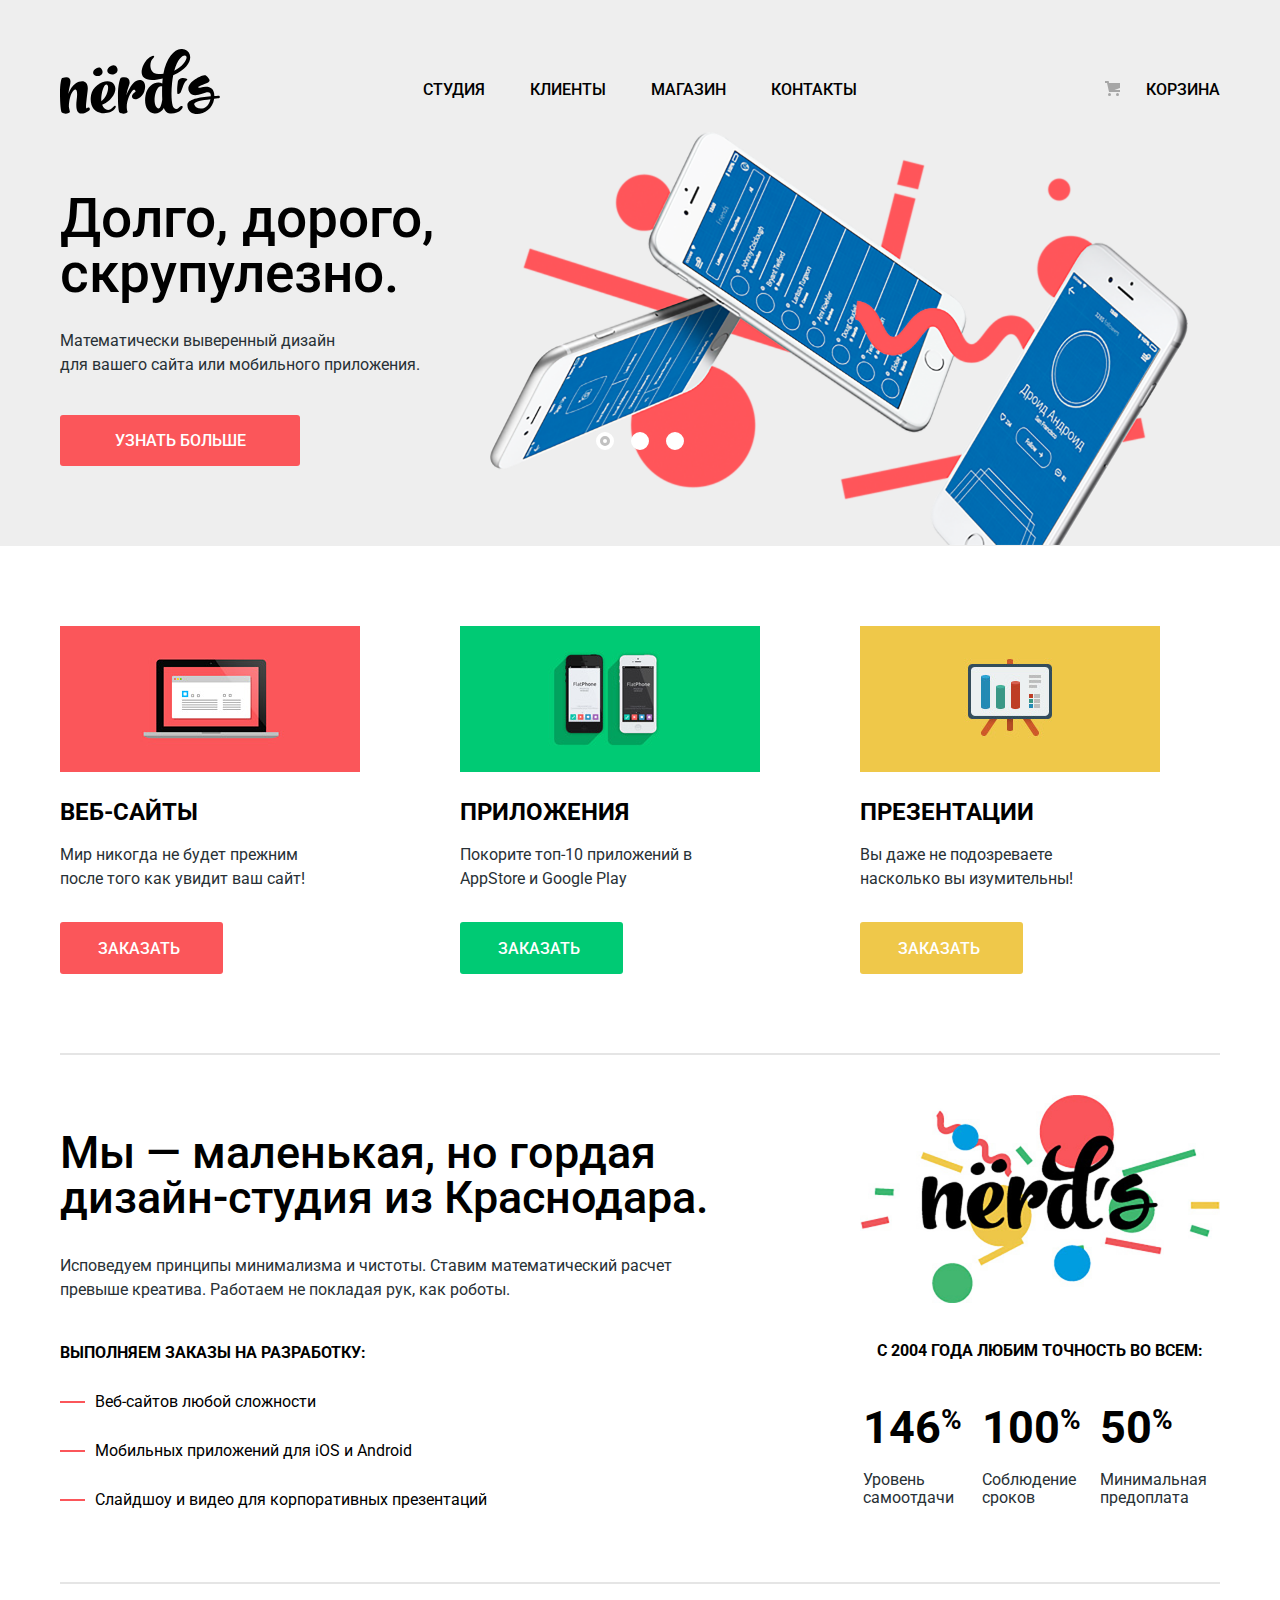
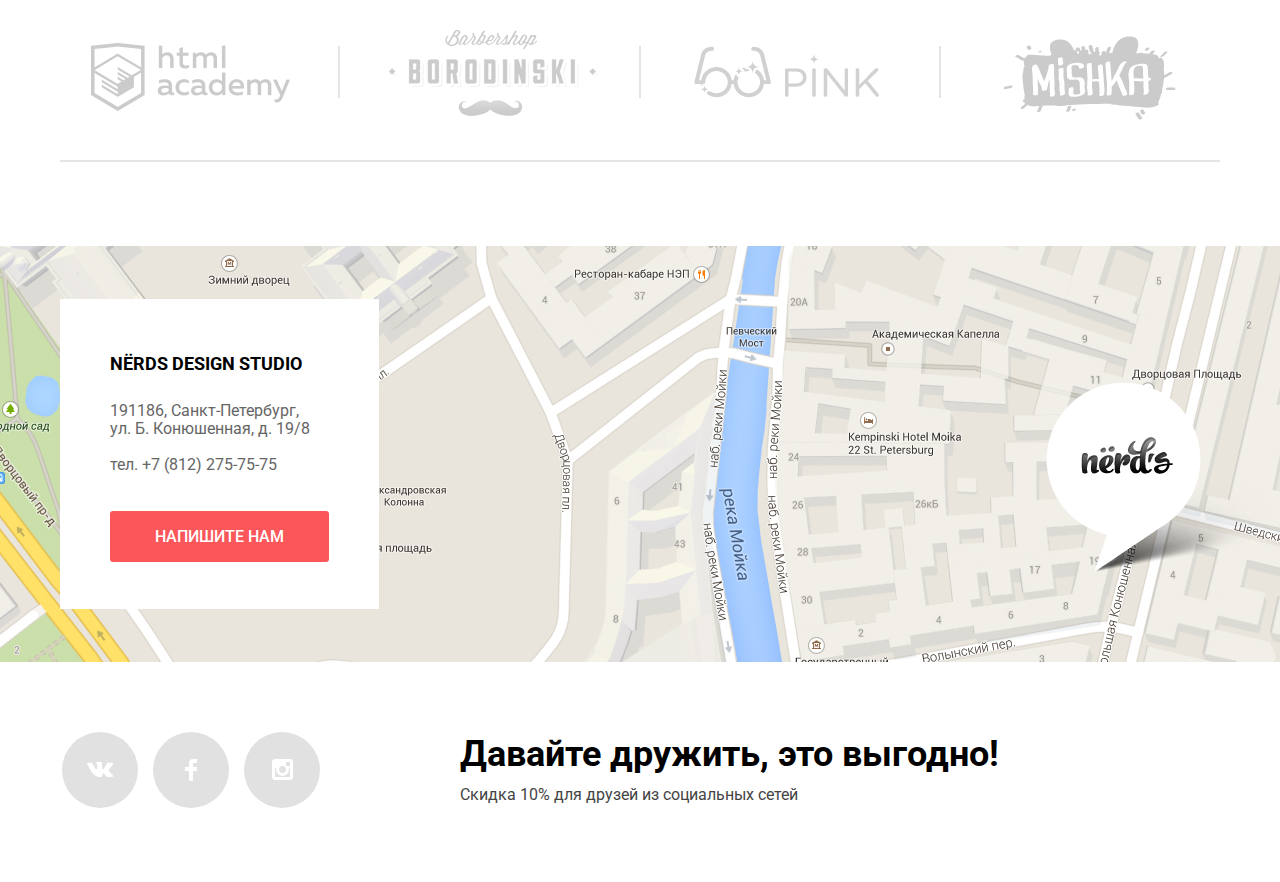
<file: index.html>
<!DOCTYPE html>
<html lang="ru">
  <head>
    <meta charset="utf-8">
    <link rel="stylesheet" href="css/normalize_minimized.css">
    <link rel="stylesheet" href="css/styles_minimized.css">
    <link href="https://fonts.googleapis.com/css?family=Roboto:400,500,700&display=swap&subset=cyrillic" rel="stylesheet">
    <title>HTML Academy: Нёрдс</title>
  </head>

  <body>
    <header class="main-header">
      <div class="container">
        <nav class="main-navigation">        
          <a class="main-logo">
            <img class="logo" src="img/nerds-logo.svg" width="160" height="65" alt="Логотип Нердс">
          </a>
          <ul class="links">
            <li><a class="links-item" href="#">Студия</a></li>
            <li><a class="links-item" href="#">Клиенты</a></li>
            <li><a class="links-item" href="catalog.html">Магазин</a></li>
            <li><a class="links-item" href="#">Контакты</a></li>
          </ul>
          <a class="links-item cart" href="#">Корзина </a>
        </nav>
      </div>
    </header>
    <main>
      <input class="visually-hidden" type="radio" id="product-1" name="toggle" checked>
      <input class="visually-hidden" type="radio" id="product-2" name="toggle">
      <input class="visually-hidden" type="radio" id="product-3" name="toggle">

      <div class="slider-background">
        <div class="container">
          <section class="slider-section">
            <div class="slider-controls">
              <label for="product-1">Первый</label>
              <label for="product-2">Второй</label>
              <label for="product-3">Третий</label>
            </div>
            
            <div class="slide" id="slide1">
              <div class="slider-box phone-slider">
                <div class="slider-description">
                  <h3 class="slider-title phone-title">Долго, дорого, скрупулезно.</h3>
                  <p class="slider-text phone">Математически выверенный дизайн<br> 
                  для вашего сайта или мобильного приложения.</p>
                  <a class="main-button" href="#">Узнать больше</a>
                </div>                
              </div>
            </div>
            
            <div class="slide" id="slide2">
              <div class="slider-box pc-slider">
                <div class="slider-description">
                  <h3 class="slider-title pc-title">Любим математику как никто другой</h3>
                  <p class="slider-text pc">Никакого креатива, только математические формулы для расчета идеальных пропорций.</p>
                  <a class="main-button" href="#">Узнать больше</a>
                </div>
              </div>
            </div>
            
            <div class="slide" id="slide3">
              <div class="slider-box gadget-slider">
                <div class="slider-description">
                  <h3 class="slider-title gadget-title">Только ночь, только хардкор</h3>
                  <p class="slider-text gadget">Работать днем, как все? Мы против этого.<br> Ближе к полуночи работа только начинается.</p>
                  <a class="main-button" href="#">Узнать больше</a>
                </div>
              </div>
            </div>
            
          </section>
        </div>
      </div>

      <h1 class="visually-hidden">Студия Нердс</h1>
      <section class="container">          
      <h2 class="visually-hidden">Товары</h2>        
        <ul class="goods">
          <li class="web-sites">
            <img class="goods-image" src="img/advantage-picture-red.png" width="300" height="146" alt="Картинка с ноутбуком">
            <h3 class="goods-title">Веб-сайты</h3>
            <p class="goods-text">Мир никогда не будет прежним после того как увидит ваш сайт!</p>
            <a class="main-button" href="#">Заказать</a>
          </li>
          <li class="app">
            <img class="goods-image" src="img/advantage-picture-green.png" width="300" height="146" alt="Картинка с телефонами">
            <h3 class="goods-title">Приложения</h3>
            <p class="goods-text">Покорите топ-10 приложений в AppStore и Google Play</p>
            <a class="main-button" href="#">Заказать</a>
          </li>
          <li class="presentation">
            <img class="goods-image" src="img/advantage-picture-yellow.png" width="300" height="146" alt="Картинка с флипчартом">
            <h3 class="goods-title">Презентации</h3>
            <p class="goods-text">Вы даже не подозреваете насколько вы изумительны!</p>
            <a class="main-button" href="#">Заказать</a>
          </li>
        </ul>        
      </section>

      <section class="container">
        <div class="about">
          <div class="about-text">
            <h3>Мы — маленькая, но гордая
            дизайн-студия из Краснодара. </h3>
            <p>Исповедуем принципы минимализма и чистоты. Ставим математический расчет
            превыше креатива. Работаем не покладая рук, как роботы.</p>
            <h4>Выполняем заказы на разработку:</h4>
            <ul class="order">              
              <li>Веб-сайтов любой сложности</li>
              <li>Мобильных приложений для iOS и Android</li>             
              <li>Слайдшоу и видео для корпоративных презентаций</li>
            </ul>
          </div>

          <div class="about-numbers">
            <img src="img/nerds-picture.jpg" width="360" height="208" alt="Картинка Нердс">
            <p>с 2004 года Любим точность во всем:</p>
            <table>
              <tr class="table-values">
                <td>146<sup class="percent">%</sup></td>
                <td>100<sup class="percent">%</sup></td>
                <td>50<sup class="percent">%</sup></td>
              </tr>
              <tr class="table-features">
                <td>Уровень самоотдачи</td>
                <td>Соблюдение сроков</td>
                <td>Минимальная предоплата</td>
              </tr>
            </table>
          </div>
        </div>        
      </section>

      <section class="partners container">
        <h2 class="visually-hidden">Партнеры</h2>
        <ul class="partners-links">
          <li class="partner-html-academy">
            <a href="https://htmlacademy.ru/intensive/htmlcss" >
              <img src="img/htmlacademy-logo.png" width="199" height="68" alt="Логотип Академии HTML">
            </a>
          </li>
          <li class="partner-borodinski">
            <a href="#">
              <img src="img/borodinski-logo.png" width="209" height="90" alt="Логотип Бородинский">
            </a>
          </li>
          <li class="partners-pink">
            <a href="#">
              <img src="img/pink-logo.png" width="185" height="52" alt="Логотип Pink">
            </a>
          </li>
          <li class="partners-mishka">
            <a href="#">
              <img src="img/mishka-logo.png" width="173" height="84" alt="Логотип Мишка">
            </a>
          </li>
        </ul>
      </section>
      
      <section class="map-section">
        <iframe src="https://www.google.com/maps/embed?pb=!1m18!1m12!1m3!1d1998.6037872533238!2d30.320858715614293!3d59.938716481876206!2m3!1f0!2f0!3f0!3m2!1i1024!2i768!4f13.1!3m3!1m2!1s0x4696310fca145cc1%3A0x42b32648d8238007!2z0JHQvtC70YzRiNCw0Y8g0JrQvtC90Y7RiNC10L3QvdCw0Y8g0YPQuy4sIDE5LzgsINCh0LDQvdC60YIt0J_QtdGC0LXRgNCx0YPRgNCzLCDQoNC-0YHRgdC40Y8sIDE5MTE4Ng!5e0!3m2!1sru!2s!4v1584948991190!5m2!1sru!2s" width="600" height="450" allowfullscreen="" aria-hidden="false" tabindex="0"></iframe> 
        <div class="container">
          <div class="map-textbox">
            <h3>Nёrds design studio</h3>
            <p>191186, Санкт-Петербург, 
                ул. Б. Конюшенная, д. 19/8</p>
            <a href="tel:+78122757575" >тел. +7 (812) 275-75-75</a>
            <a class="main-button login-link" href="#">Напишите нам</a>
          </div>
        </div>
      </section>
      
    </main>
    <footer class="footer">
      <div class="container"> 
        <div class="footer-container">  
          <ul class="social-button">
            <li>
              <a href="#" aria-label="Вконтакте">
                <img src="img/vk-icon.svg" width="26" height="15" alt="Vkontake">
              </a>
            </li>
            <li>
              <a href="#" aria-label="Фейсбук">
                <img src="img/fb-icon.svg" width="12" height="22" alt="Facebook">
              </a>
            </li>
            <li>
              <a href="#" aria-label="Инстаграм">
                <img src="img/insta-icon.svg" width="21" height="21" alt="Instagram">
              </a>
            </li>
          </ul>
          <div class="footer-text">
            <h2>Давайте дружить, это выгодно!</h2>
            <p>Скидка 10% для друзей из социальных сетей</p>
          </div>
        </div>        
      </div>
    </footer>
    <div class="popup">
      <div class="popup-top">
        <p>Напишите нам</p>
        <button type="button" aria-label="Закрыть окно" class="close-cross-button"></button>
      </div>
      <form class="popup-form" method="post">
        <div>
          <label for="user-name">Ваше имя:</label>
          <input class="popup-field name" id="user-name" type="text" name="name" placeholder="Имя Фамилия" required>
        </div>
        <div>
          <label for="user-email">Ваш e-mail:</label>
          <input class="popup-field email" id="user-email" type="email" name="email" placeholder="email@example.com" required>
        </div>
        <div>
          <label for="user-text">Текст письма:</label>
          <textarea class="popup-field text" name="comment" id="user-text" rows="5" placeholder="В свободной форме" required></textarea>
        </div>
        <button type="submit" class="main-button">Отправить</button>
      </form>      
    </div>
    <script src="js/script_min.js"></script>
  </body>
</html>
</file>
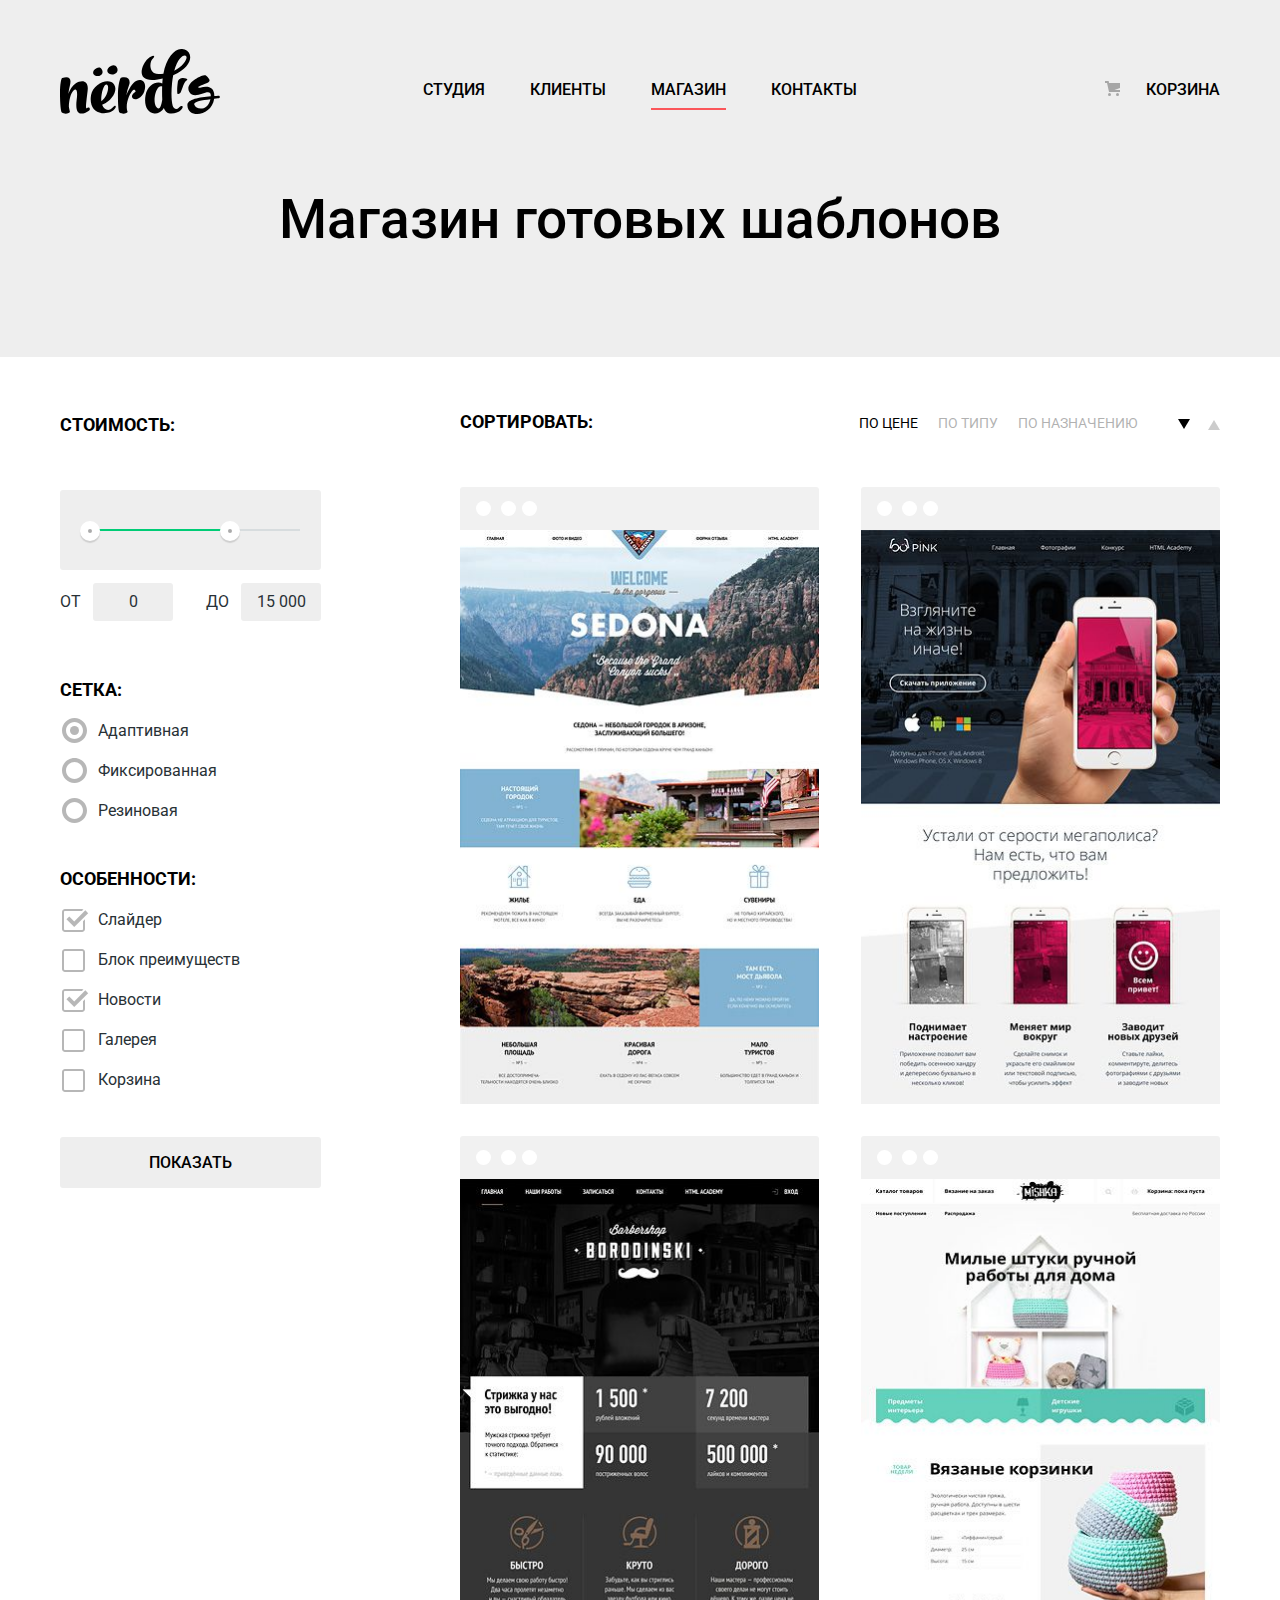
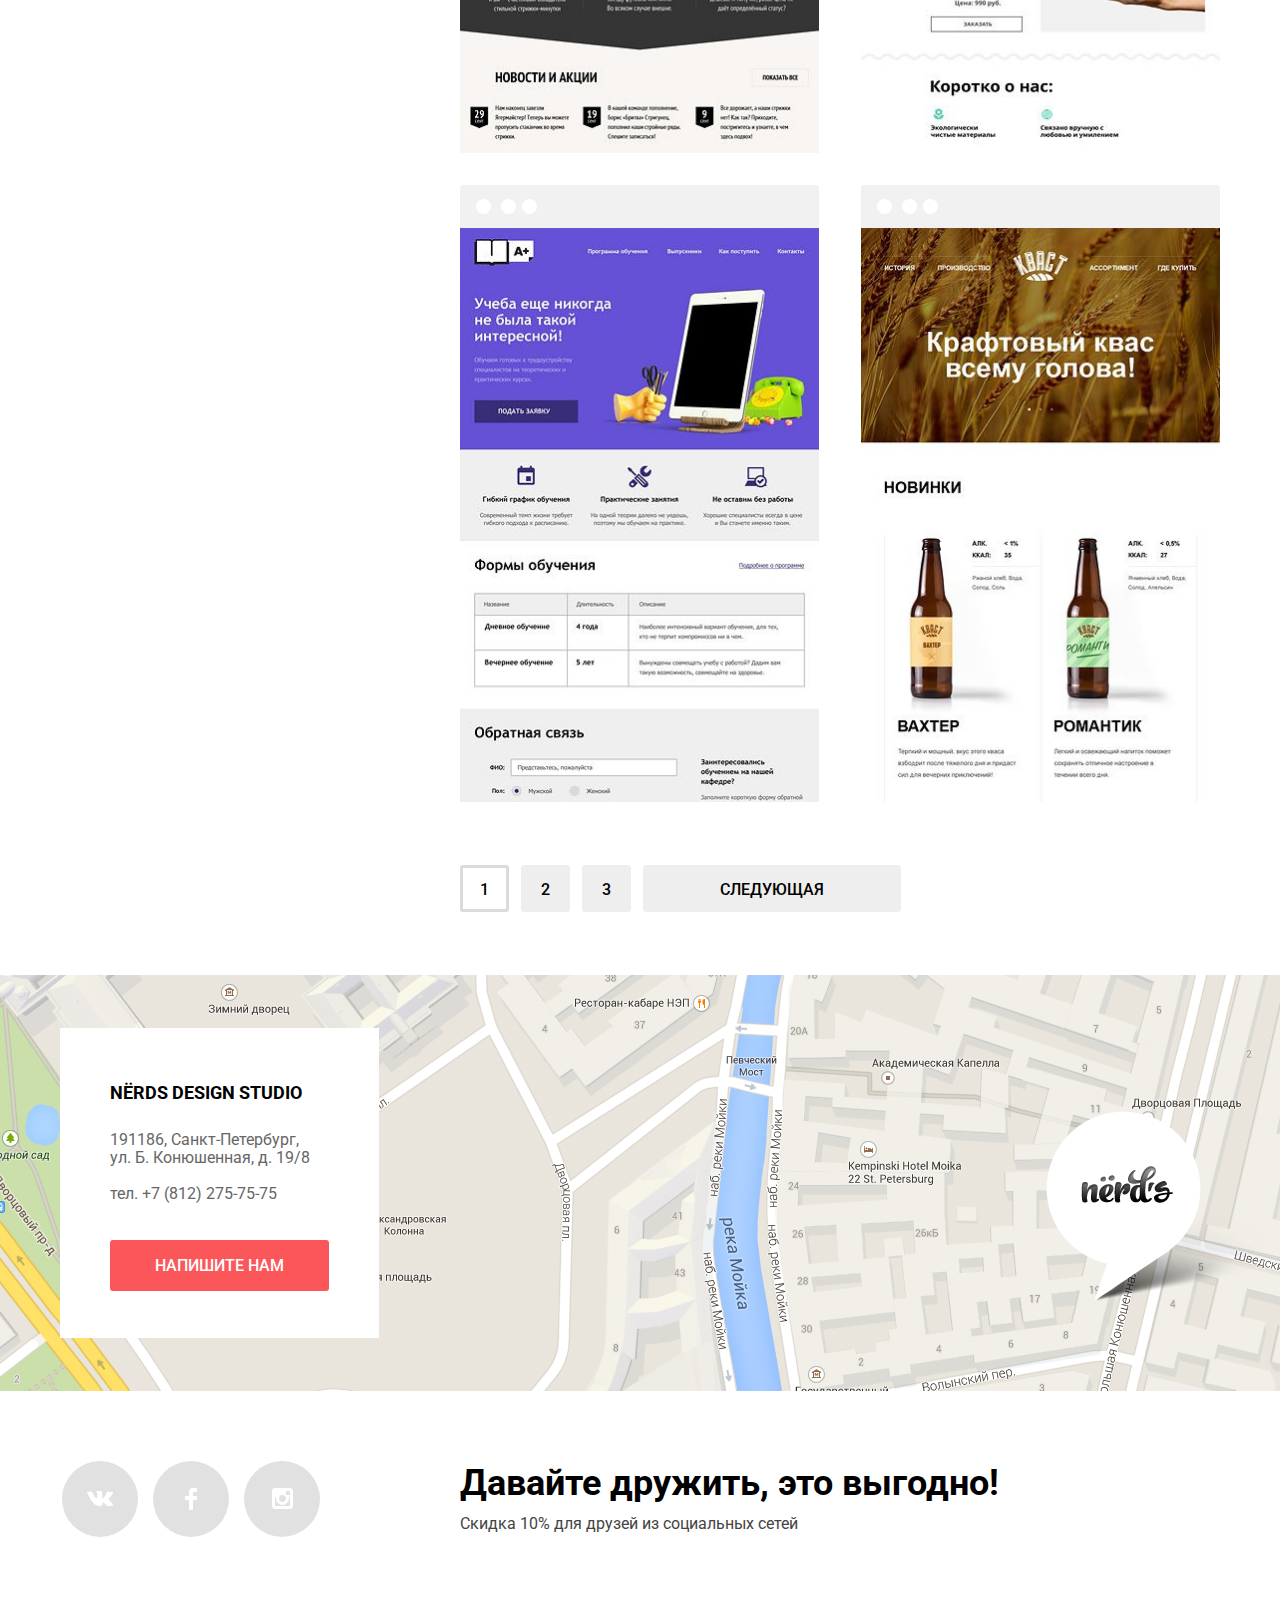
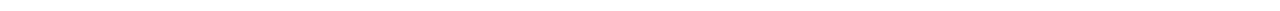
<file: catalog.html>
<!DOCTYPE html>
<html lang="ru">
  <head>
    <meta charset="utf-8">
    <link rel="stylesheet" href="css/normalize_minimized.css">
    <link rel="stylesheet" href="css/styles_minimized.css">
    <link href="https://fonts.googleapis.com/css?family=Roboto:400,500,700&display=swap&subset=cyrillic" rel="stylesheet">
    <title>HTML Academy: Нёрдс</title>    
  </head>

  <body>
    <header class="main-header">
      <div class="container">
        <nav class="main-navigation">
          <a href="index.html" class="main-logo">
            <img class="logo" src="img/nerds-logo.svg" width="160" height="65" alt="Логотип Нердс">
          </a>
          <ul class="links">
            <li><a class="links-item" href="#">Студия</a></li>
            <li><a class="links-item" href="#">Клиенты</a></li>
            <li><a class="links-item-active">Магазин</a></li>
            <li><a class="links-item" href="#">Контакты</a></li>
          </ul>
          <a class="links-item cart" href="#">Корзина </a>
        </nav>
      </div>
    </header>
    
    <main>
    
      <div class="container-title">
        <div class="container">
        <h1 class="title">Магазин готовых шаблонов</h1>
        </div>
      </div>

      <section class="measure-section">
        <div class="container">

          <form method="get" class="measure">
            
            <fieldset class="filter-item">
              <legend>Стоимость:</legend>
              <div class="range-filter">
                <div class="range-controls">
                  <div class="scale">
                    <div class="bar"></div>
                  </div>
                  <div class="toggle toggle-min"></div>
                  <div class="toggle toggle-max"></div>
                </div>
                <div class="price-controls">
                  <label class="min-price">от<input name="min-price" type="text" value="0"></label>
                  <label class="max-price">до<input name="max-price" type="text" value="15 000"></label>
                </div>
              </div>
            </fieldset>
                     
            <fieldset class="selection">
              <legend class="selection-title">Сетка:</legend>

              <ul>
                <li class="filter-option">
                  <input type="radio" name="grid" value="adaptive" id="filter-adaptive" checked class="visually-hidden filter-input filter-input-radio">
                  <label for="filter-adaptive" class="grid selection-features">
                  Адаптивная</label>
                </li>
              
                <li class="filter-option">            
                  <input type="radio" name="grid" value="fixed" id="filter-fixed" class="visually-hidden filter-input filter-input-radio">
                  <label for="filter-fixed" class="grid selection-features">
                  Фиксированная</label>
                </li>
              
                <li class="filter-option">
                  <input type="radio" name="grid" value="rubber" id="filter-rubber" class="visually-hidden visually-hidden filter-input filter-input-radio">
                  <label for="filter-rubber" class="grid selection-features">
                  Резиновая</label>
                </li>
              </ul>
            </fieldset>

            <fieldset class="selection">
              <legend class="selection-title">Особенности:</legend>
              
              <ul>
                <li class="filter-option">
                  <input type="checkbox" name="feature" value="slider" id="filter-slider" class="visually-hidden filter-input filter-input-checkbox" checked>

                  <label for="filter-slider" class="features selection-features">Слайдер</label>
                </li>
              
                <li class="filter-option">
                  <input type="checkbox" name="feature" value="advantage" id="filter-advantage" class="visually-hidden filter-input filter-input-checkbox">
                  <label for="filter-advantage" class="features selection-features">Блок преимуществ</label>
                </li>
                
                <li class="filter-option">
                  <input type="checkbox" name="feature" value="news" id="filter-news" class="visually-hidden filter-input filter-input-checkbox" checked >
                  <label for="filter-news" class="features selection-features">Новости</label>
                </li>

                <li class="filter-option">
                  <input type="checkbox" name="feature" value="gallery" id="filter-gallery" class="visually-hidden filter-input filter-input-checkbox">
                  <label for="filter-gallery" class="features selection-features">Галерея</label>
                </li>

                <li class="filter-option">
                  <input type="checkbox" name="feature" value="cart" id="filter-cart" class="visually-hidden filter-input filter-input-checkbox">
                  <label for="filter-cart" class="features selection-features">Корзина</label>
                </li>
              </ul>
              
            </fieldset> 
            <button type="submit" class="main-button form-button">Показать</button>
          </form>

          <div class="site-cards">
            <div class="sort">
              <h2 class="selection-title">Сортировать:</h2>
              <div class="sort-links">
                
                <div class="sort-features">
                  <a href="#" class="sort-current">по цене</a>
                  <a href="#">по типу</a>
                  <a href="#">по назначению</a>
                </div>
                
                <ul class="arrow">
                  <li><a href="#" class="arrow-bottom" aria-label="Сортировка по убыванию"></a></li>
                  <li><a href="#" class="arrow-top" aria-label="Сортировка по возрастанию"></a></li>
                </ul>

              </div>
            </div>

            <h2 class="visually-hidden">Готовые шаблоны</h2>
            <div class="site-examples">
              <div class="site-examples-item">
                <img src="img/preview-sedona.jpg" width="359" height="574" alt="Превью сайта Sedona">
                <div class="site-hover">
                  <a href="#">Sedona</a>
                  <p class="sedona">Информационный сайт
                  для туристов</p>
                  <button class="main-button" type="button">9 900 руб.</button>
                </div>
              </div>
              <div class="site-examples-item"> 
                <img src="img/preview-pink.jpg" width="359" height="574" alt="Превью сайта Pink">
                <div class="site-hover">
                  <a href="#">Pink App</a>
                  <p class="pink">Продуктивный лендинг
                  приложения для iOS и Android</p>
                  <button class="main-button" type="button">9 900 руб.</button>
                </div>
              </div>
              <div class="site-examples-item">
                <img src="img/preview-barbershop.jpg" width="359" height="574" alt="Превью сайта Borodinski">
                <div class="site-hover">
                  <a href="#">Barbershop</a>
                  <p class="barbershop">Сайт салона красоты.
                  Для мужчин, да.</p>
                  <button class="main-button" type="button">9 900 руб.</button>
                </div>
              </div>
              <div class="site-examples-item">
                <img src="img/preview-mishka.jpg" width="359" height="574" alt="Превью сайта Mishka">
                <div class="site-hover">
                  <a href="#">Mishka</a>
                  <p class="mishka">Интернет магазин
                  вязанных игрушек</p>
                  <button class="main-button" type="button">9 900 руб.</button>
                </div>
              </div>
              <div class="site-examples-item">
                <img src="img/preview-aplus.jpg" width="359" height="574" alt="Превью сайта Aplus">
                <div class="site-hover">
                  <a href="#">A Plus</a>
                  <p class="aplus">Лендинг курсов повышения
                  квалификации</p>
                  <button class="main-button" type="button">9 900 руб.</button>
                </div>
              </div>
              <div class="site-examples-item">
                <img src="img/preview-kvast.jpg" width="359" height="574" alt="Превью сайта Kvast">
                <div class="site-hover kvast">
                  <a href="#">Кваст</a>
                  <p class="">Промо-сайт производителя
                  крафтового кваса</p>
                  <button class="main-button" type="button">9 900 руб.</button>
                </div>
              </div>
            </div> 

            <ul class="pagination">
              <li class="page current"><a href="#1">1</a></li>
              <li class="page"><a href="#2">2</a></li>
              <li class="page"><a href="#3">3</a></li>
              <li class="page next"><a href="#next">Следующая</a></li>
            </ul>

          </div>
        </div>
      </section>

      <section class="map-section">
        <iframe src="https://www.google.com/maps/embed?pb=!1m18!1m12!1m3!1d1998.6037872533238!2d30.320858715614293!3d59.938716481876206!2m3!1f0!2f0!3f0!3m2!1i1024!2i768!4f13.1!3m3!1m2!1s0x4696310fca145cc1%3A0x42b32648d8238007!2z0JHQvtC70YzRiNCw0Y8g0JrQvtC90Y7RiNC10L3QvdCw0Y8g0YPQuy4sIDE5LzgsINCh0LDQvdC60YIt0J_QtdGC0LXRgNCx0YPRgNCzLCDQoNC-0YHRgdC40Y8sIDE5MTE4Ng!5e0!3m2!1sru!2s!4v1584948991190!5m2!1sru!2s" width="600" height="450" allowfullscreen="" aria-hidden="false" tabindex="0"></iframe>                
          <div class="container">
            <div class="map-textbox">
              <h3>Nёrds design studio</h3>
              <p>191186, Санкт-Петербург, 
                  ул. Б. Конюшенная, д. 19/8</p>
              <a href="tel:+78122757575" >тел. +7 (812) 275-75-75</a>
              <a class="main-button login-link" href="#">Напишите нам</a>
            </div>
          </div>
      </section>
    
    </main>

    <footer class="footer">
      <div class="container">
        <div class="footer-container">
          <ul class="social-button">
            <li>
              <a href="#" aria-label="Вконтакте">
                <img src="img/vk-icon.svg" width="26" height="15" alt="Vkontake">
              </a>
            </li>
            <li>
              <a href="#" aria-label="Фейсбук">
                <img src="img/fb-icon.svg" width="12" height="22" alt="Facebook">
              </a>
            </li>
            <li>
              <a href="#" aria-label="Инстаграм">
                <img src="img/insta-icon.svg" width="21" height="21" alt="instagram">
              </a>
            </li>
          </ul>
          <div class="footer-text">
            <h2>Давайте дружить, это выгодно!</h2>
            <p>Скидка 10% для друзей из социальных сетей</p>
          </div>
        </div>        
      </div>
    </footer>
    <div class="popup">
      <div class="popup-top">
        <p>Напишите нам</p>
        <button type="button" aria-label="Закрыть окно" class="close-cross-button"></button>
        <span class="visually-hidden">Закрыть</span>
      </div>
      <form class="popup-form" action="https://echo.htmlacademy.ru" method="post">
        <div>
          <label for="user-name">Ваше имя:</label>
          <input class="popup-field name" id="user-name" type="text" name="name" placeholder="Имя Фамилия" required>
        </div>
        <div>
          <label for="user-email">Ваш e-mail:</label>
          <input class="popup-field email" id="user-email" type="email" name="email" placeholder="email@example.com" required>
        </div>
        <div>
          <label for="user-text">Текст письма:</label>
          <textarea class="popup-field text" name="comment" id="user-text" rows="5" placeholder="В свободной форме" required></textarea>
        </div>
        <button type="submit" class="main-button">Отправить</button>
      </form>      
    </div>
    <script src="js/script_min.js"></script>
  </body>
</html>
</file>
<file: css/styles_minimized.css>
body{font-family:"Roboto",Arial,sans-serif;font-size:16px;line-height:24px;color:#000;background-color:#fff}html{box-sizing:border-box}*,::before,::after{box-sizing:inherit}a{text-decoration:none}.main-header{background-color:#eee}.main-navigation{color:#000;text-transform:uppercase;font-weight:500;display:flex;justify-content:space-between;padding-top:49px;line-height:30px;width:1160px;margin:0 auto}.main-navigation li{list-style:none}.main-logo{width:160px;height:65px}.logo:hover,.logo:focus{opacity:.8}.logo:active{opacity:.3}.links{display:flex;justify-content:space-between;flex-wrap:wrap;padding:0 45px 0 0;margin:0}.links li{padding:26px 0 8px;align-items:center}.links li:not(:last-child){padding-right:45px}.links-item{color:#000}.links-item:hover{color:#fb565a}.links-item:active{color:rgba(0,0,0,0.3)}.links-item-active{padding-bottom:9px;border-bottom:2px solid #fb565a;color:inherit}.cart{padding:26px 0 8px 41px;position:relative}.cart::before{position:absolute;content:"";width:15px;height:15px;background-image:url(../img/cart-icon.svg);background-repeat:no-repeat;top:32px;left:0}.container{margin:0 auto;width:1200px;padding:0 20px}.slider-background{background-color:#eee}.slider-section{display:block;width:1160px;margin:0 auto;margin-bottom:80px;position:relative}.slider-controls label{display:inline-block;width:18px;height:18px;margin-right:17px;background-color:transparent;border:9px solid #fff;border-radius:50%;cursor:pointer;position:relative;vertical-align:top}.slider-controls label::after{content:"";position:absolute;top:-5px;left:-5px;width:10px;height:10px;background-color:transparent;border:3px solid #c1c1c1;border-radius:50%;display:none}.slider-controls{position:absolute;bottom:90px;left:536px;z-index:20;font-size:0}.slide{display:none}#product-1:checked ~ .slider-background #slide1,#product-2:checked ~ .slider-background #slide2,#product-3:checked ~ .slider-background #slide3{display:block}#product-1:checked ~ .slider-background label:first-child::after,#product-2:checked ~ .slider-background label:nth-child(2)::after,#product-3:checked ~ .slider-background label:last-child::after{display:block}.slider-description{width:515px;padding-top:67px;margin-right:45px}.slider-box{display:flex;padding-top:10px}.slider-box img{margin-top:9px}.slider-title{color:#000;font-weight:500;font-size:55px;line-height:55px;padding:0;margin:0}.phone-title{width:400px}.pc-title{width:540px}.gadget-title{width:420px}.slider-text{color:#283136;padding-top:28px;padding-bottom:38px;margin:0}.phone{width:369px}.pc{width:420px}.gadget{width:365px}.main-button{font-weight:500;display:inline-block;padding-top:17px;padding-bottom:16px;line-height:18px;text-transform:uppercase;border-radius:3px;text-align:center;color:#fff;outline:none;border:none;vertical-align:top}.slider-box .main-button{padding-right:54px;padding-left:55px;background-color:#fb565a;margin-bottom:80px}.slider-box .main-button:hover{background-color:#e74246}.slider-box .main-button:active{background-color:#d7373b;color:rgba(255,255,255,0.3);box-shadow:inset 0 3px 0 0 rgba(0,1,1,0.1)}.phone-slider{background-image:url(../img/slide-picture_phone.png);background-color:#eee;background-repeat:no-repeat;background-size:698px 413px;background-position:430px 18px}.pc-slider{background-image:url(../img/slide-picture_pc.png);background-color:#eee;background-repeat:no-repeat;background-size:663px 430px;background-position:100% 50%}.gadget-slider{background-image:url(../img/slide-picture_gadget.png);background-color:#eee;background-repeat:no-repeat;background-size:759px 411px;background-position:400px 18px}.goods{display:flex;justify-content:space-between;padding:0;width:1160px;margin:0 auto;padding-right:60px;padding-bottom:44px}.web-sites,.app,.presentation{width:300px}.goods-image{margin-bottom:18px}.goods li{list-style-type:none}.goods-title{font-weight:700;font-size:24px;line-height:30px;text-transform:uppercase;margin:0}.goods-text{color:#283136;padding:16px 40px 31px 0;margin:0}.goods .main-button{margin-bottom:35px;padding:18px 43px 16px 38px}.web-sites .main-button{background-color:#fb565a}.web-sites .main-button:hover{background-color:#e74246}.web-sites .main-button:active{background-color:#d7373b;color:rgba(255,255,255,0.3);box-shadow:inset 0 3px 0 0 rgba(0,1,1,0.1)}.app .main-button{background-color:#00ca74}.app .main-button:hover{background-color:#00bc6c}.app .main-button:active{background-color:#00aa62;color:rgba(255,255,255,0.3);box-shadow:inset 0 3px 0 0 rgba(0,1,1,0.1)}.presentation .main-button{background-color:#efc84a}.presentation .main-button:hover{background-color:#eab534}.presentation .main-button:active{background-color:#e5a722;color:rgba(255,255,255,0.3);box-shadow:inset 0 3px 0 0 rgba(0,1,1,0.1)}.visually-hidden:not(:focus):not(:active){position:absolute;width:1px;height:1px;margin:-1px;border:0;padding:0;white-space:nowrap;clip-path:inset(100%);clip:rect(0 0 0 0);overflow:hidden}.about{display:flex;justify-content:space-between;padding:32px 0 70px}.container .about{border-top:2px solid rgba(0,0,0,0.1)}.about-text{width:670px}.about-text h3{font-size:45px;line-height:45px;font-weight:500;margin:0;padding-bottom:34px;padding-top:43px}.about-text p{color:#283136;width:630px;margin:0;padding-bottom:39px}.about-text h4{margin:0;font-weight:700;text-transform:uppercase}.order{padding:0;margin:0}.order li{list-style-type:none;padding-top:25px;margin:0;align-items:center;display:flex}.order li:before{content:"";width:25px;height:2px;background:#fb565a;margin-right:10px}.about-numbers{width:360px}.about-numbers img{margin-top:8px;margin-bottom:29px}.about-numbers p{font-weight:700;text-align:center;text-transform:uppercase;margin:auto;margin-bottom:39px}.percent{top:-.5em}.table-values td{font-weight:700;font-size:45px;line-height:45px;padding-right:12px;padding-bottom:18px}.table-values sup{font-size:28px}.table-features td{line-height:18px;color:#283136}.partners{margin-bottom:84px;position:relative}.partners-links{min-height:180px;display:flex;justify-content:space-between;align-items:center;border-top:2px solid rgba(0,0,0,0.1);border-bottom:2px solid rgba(0,0,0,0.1);margin:0;padding:0}.partners-links li{list-style-type:none;width:280px;position:relative}.partners-links a{opacity:.2;display:flex;justify-content:center}.partners-links a:hover,.partners-links a:focus{opacity:1}.partners-links a:active{opacity:.1}.partner-html-academy a{padding-top:10px;padding-right:20px}.partner-borodinski a{padding-top:5px}.partners-mishka a{padding-top:11px;padding-left:20px}.partner-html-academy:after{content:"";position:absolute;width:2px;height:52px;background-color:rgba(0,0,0,0.1);top:50%;right:0;transform:translateY(-50%)}.partner-borodinski:after{content:"";position:absolute;width:2px;height:52px;background-color:rgba(0,0,0,0.1);top:50%;right:-8px;transform:translateY(-50%)}.partners-pink:after{content:"";position:absolute;width:2px;height:52px;background-color:rgba(0,0,0,0.1);top:50%;right:-14px;transform:translateY(-50%)}.footer{position:relative}.map-section{position:relative;height:416px;background:url(../img/map.jpg) no-repeat;background-size:cover}.map-section iframe{position:relative;z-index:2;width:100%;height:416px;border:0}.map-section .container{position:relative}.map-section img{width:100%;height:auto}.map-textbox{position:absolute;top:-370px;padding:50px 50px 47px;background-color:#fff;width:319px;z-index:3}.map-textbox .main-button{width:100%;margin-top:34px;background-color:#fb565a}.map-textbox .main-button:hover{background-color:#e74246}.map-textbox .main-button:active{background-color:#d7373b;color:rgba(255,255,255,0.3);box-shadow:inset 0 3px 0 0 rgba(0,1,1,0.1)}.map-textbox h3{font-size:18px;line-height:30px;font-weight:700;text-transform:uppercase;margin:0;padding-bottom:23px}.map-textbox p{line-height:18px;margin:0;color:#666;padding-bottom:15px;width:210px}.map-textbox a:first-of-type{color:#666;line-height:18px}.footer-container{display:flex}.social-button{list-style:none;padding:0 125px 5px 2px;margin:0;display:flex;align-items:center}.social-button li{height:76px;width:76px;background-color:#e1e1e1;margin-right:15px;border-radius:50%;justify-content:center;align-items:center}.social-button a{display:flex;justify-content:center;align-items:center;padding:0;margin:0;height:76px;width:76px}.social-button li:hover{background-color:#e74246}.social-button li:active{background-color:#d7373b;box-shadow:inset 0 3px 0 0 rgba(0,1,1,0.1)}.social-button img:active{opacity:.3}.footer-text{text-align:left;align-self:center}.footer-text h2{font-size:36px;line-height:36px;font-weight:700;padding:74px 0 12px;margin:0}.footer-text p{line-height:22px;color:#444;padding-bottom:76px;margin:0}.popup{position:fixed;left:50%;bottom:50%;background-color:#fff;width:960px;height:591px;padding:68px 71px 0 97px;margin-left:-480px;margin-bottom:-307px;box-shadow:0 20px 40px rgba(0,1,1,0.75);z-index:50;display:none}.popup-top{display:flex;justify-content:space-between}.close-cross-button{position:absolute;top:79px;left:849px;width:21px;height:21px;border:none;background-color:transparent;background-image:url(../img/close-cross.svg);background-size:cover;opacity:.3;cursor:pointer}.close-cross-button:hover,.close-cross-button:focus{opacity:1}.close-cross-button:active{opacity:.1}.popup-form{display:flex;flex-wrap:wrap;flex-direction:row}.popup-form label{display:block}.popup p{font-weight:500;font-size:45px;line-height:45px;padding-bottom:41px;margin:0}.popup label{font-weight:700;line-height:18px}.popup-field{color:#444;line-height:18px;border:2px solid #d7dcde;padding:16px}.popup-field::placeholder{color:rgba(68,68,68,0.5)}.popup-field:hover{border-color:#b4b9bb}.popup-field:focus{border-color:#000;outline:none}.popup-field:invalid{border-color:#e74246;color:#e74246}.popup .main-button{padding-right:85px;padding-left:83px;background-color:#fb565a;margin-left:3px}.popup .main-button:hover{background-color:#e74246}.popup .main-button:active{background-color:#d7373b;color:rgba(255,255,255,0.3);box-shadow:inset 0 3px 0 0 rgba(0,1,1,0.1)}.name,.email{width:362px;height:50px;margin:9px 0 34px}.name{margin-right:38px}.text{width:761px;height:115px;margin-top:10px;margin-bottom:45px;resize:none;padding-top:9px}@keyframes bounce{0%{transform:translateY(-2000px)}70%{transform:translateY(30px)}90%{transform:translateY(-10px)}100%{transform:translateY(0)}}@keyframes shake{0%,100%{transform:translateX(0)}10%,30%,50%,70%,90%{transform:translateX(-10px)}20%,40%,60%,80%{transform:translateX(10px)}}.modal-show{display:block;animation:bounce .6s}.modal-error{animation:shake .6s}.container-title{background-color:#eee}.title{font-size:55px;line-height:55px;text-align:center;font-weight:500;padding:78px 0 110px;background-color:#eee;width:1160px;margin:0 auto;margin-bottom:50px}.selection-title{color:#000;font-size:18px;line-height:30px;font-weight:700;text-transform:uppercase;margin:0}.visually-hidden:not(:focus):not(:active),input[type="checkbox"].visually-hidden,input[type="radio"].visually-hidden{position:absolute;width:1px;height:1px;margin:-1px;border:0;padding:0;white-space:nowrap;clip-path:inset(100%);clip:rect(0 0 0 0);overflow:hidden}.measure{margin-right:139px;margin-top:3px}.measure-section .container{display:flex}.measure h3{padding-bottom:56px;margin:0}.filter-item{margin:0;padding:0;border:none}.range-filter{width:261px;margin-top:50px}.filter-item legend{font-size:18px;line-height:30px;text-transform:uppercase;font-weight:700}.range-controls{position:relative;height:80px;margin-bottom:13px;padding-top:39px;padding-right:21px;padding-left:21px;background-color:#eee;border-radius:3px}.range-controls .scale{height:2px;background:#d7dcde}.range-controls .bar{width:70%;height:2px;background:#00cc76}.range-controls .toggle{box-sizing:content-box;position:absolute;top:31px;left:0;width:4px;height:4px;padding:0;border:8px solid #fff;background-color:#ababab;box-shadow:0 2px 1px 0 #cfcfcf;border-radius:50%}.range-controls .toggle-min{left:20px}.range-controls .toggle-max{left:160px}.price-controls{font-size:0;margin-bottom:29px}.price-controls label{display:inline-block;width:50%;font-size:16px;line-height:22px;text-transform:uppercase;color:#283136;vertical-align:top}.price-controls input{width:80px;padding:8px 10px;margin-left:12px;font-family:"Roboto",Arial,sans-serif;font-size:16px;line-height:22px;text-align:center;color:#283136;border:none;border-radius:3px;background:#eee}.max-price{text-align:right}.selection{border:none;display:flex;flex-direction:column;margin:0;margin-top:25px;padding:0}.selection .selection-title{padding-bottom:14px}.selection label{position:relative}.filter-input-checkbox + label::before{content:"";position:absolute;left:-36px;top:-1px;width:23px;height:23px;background-image:url(../img/checkbox-off.svg);background-repeat:no-repeat;background-position:0 0;opacity:.4}.filter-input-checkbox:checked + label::before{content:"";position:absolute;left:-36px;top:-1px;width:27px;height:23px;background-image:url(../img/checkbox-on.svg);background-repeat:no-repeat;background-position:0 0;opacity:.4}.filter-input-radio + label::before{content:"";position:absolute;left:-36px;top:-3px;width:25px;height:25px;background-image:url(../img/radio-off.svg);background-repeat:no-repeat;background-position:0 0;opacity:.4}.filter-input-radio:checked + label::before{content:"";position:absolute;top:-3px;left:-36px;width:25px;height:25px;background-image:url(../img/radio-on.svg);background-repeat:no-repeat;background-position:0 0;opacity:.4}.filter-input:hover + label::before{opacity:1}.filter-input:focus + label::before{outline:2px solid blue}.filter-input:checked:hover + label::before{opacity:1}.filter-input:disabled + label::before{opacity:.1}.selection-features{color:#283136;line-height:20px;position:relative}.selection-features:disabled{color:rgba(40,49,54,0.3)}.selection ul{padding-left:38px}.selection li{padding-bottom:16px;list-style-type:none}.selection ul{margin:0}.form-button{margin-top:29px;border-radius:3px;width:100%;background-color:#eee;color:#000}.form-button:hover{background-color:#dfdfdf}.form-button:active{color:rgba(0,0,0,0.3);background-color:#d5d5d5;box-shadow:inset 0 3px 0 0 rgba(0,1,1,0.1)}.sort{display:flex;justify-content:space-between;padding-bottom:47px}.sort-links{display:flex;justify-content:space-between;text-transform:uppercase;padding-top:7px}.sort-features{list-style:none;display:flex;margin:0;padding:0;line-height:18px;font-size:14px}.sort-features a{padding-right:20px;color:#000;opacity:.3}.sort-features a:last-child{padding-right:0}.sort-features a:hover,.sort-features a:focus{opacity:.6}.sort-features a:active{opacity:1}.sort-features .sort-current{opacity:1}.arrow{display:flex;margin:0}.arrow li{list-style-type:none}.arrow-bottom{display:inline-block;margin-right:18px;width:0;height:0;border:6px solid transparent;border-top:10px solid #000;margin-top:5px;vertical-align:top;opacity:.2}.arrow-top{display:inline-block;width:0;height:0;border:6px solid transparent;border-bottom:10px solid #000;margin-bottom:10px;vertical-align:top;opacity:.2}.arrow a:hover,.arrow a:focus{opacity:.6}.arrow a:active{opacity:1}.arrow .arrow-bottom{opacity:1}.site-examples{display:flex;flex-wrap:wrap;justify-content:space-between;width:760px}.site-examples-item{margin-bottom:25px;border-top:43px solid #f1f1f1;border-radius:3px;position:relative}.site-examples-item:hover{border-color:#4b4b4b;box-shadow:0 6px 15px 0 rgba(77,77,77,0.1)}.site-examples-item::after{content:"";height:15px;width:15px;background:#fff;border-radius:50%;box-shadow:25px 0 0 #fff,46px 0 0 #fff;position:absolute;left:16px;top:-29px}.site-examples-item:hover .site-hover{display:block}.site-hover a{color:#000;font-size:18px;line-height:30px;text-align:center;font-weight:700;text-transform:uppercase}.site-hover a:hover,.site-hover a:focus{color:#fb565a}.site-hover a:active{color:rgba(0,0,0,0.3)}.site-hover p{color:#666;line-height:18px;text-align:center;padding:17px 80px 30px;margin:0}.site-hover .pink{padding-right:50px;padding-left:50px}.site-hover .barbershop{padding-right:90px;padding-left:90px}.site-hover .mishka{padding-right:80px;padding-left:80px}.site-hover .aplus{padding-right:50px;padding-left:50px}.site-hover .kvast{padding-right:50px;padding-left:50px}.site-hover .main-button{background-color:#fb565a;padding-right:61px;padding-left:61px}.site-hover .main-button:hover{background-color:#e74246}.site-hover .main-button:active{background-color:#d7373b;color:rgba(255,255,255,0.3);box-shadow:inset 0 3px 0 0 rgba(0,1,1,0.1)}.site-hover{background-color:#eee;text-align:center;padding-top:28px;padding-bottom:43px;width:360px;display:none;position:absolute;bottom:5px}.pagination{padding:31px 0 63px;margin:0;display:flex;flex-wrap:wrap;list-style-type:none}.pagination a{display:block;padding:16px 20px 13px;color:#000;font-weight:500}.page{background-color:#eee;line-height:18px;font-weight:500;color:#000;border-radius:3px;margin-right:12px}.page:last-child{margin-right:0}.page:hover,.page:focus{background-color:#dfdfdf}.page:active{box-shadow:inset 0 3px 0 0 rgba(0,1,1,0.1);background-color:#d5d5d5;color:rgba(0,0,0,0.3)}.pagination a:active{opacity:.3}.next{padding:0 57px;text-transform:uppercase}.current{outline:3px solid #dbdbdb;outline-offset:-3px;background-color:#fff;border-radius:3px}.current:active{outline:none;background-color:#d5d5d5;color:rgba(0,0,0,0.3);box-shadow:inset 0 3px 0 0 rgba(0,1,1,0.1)}
</file>
